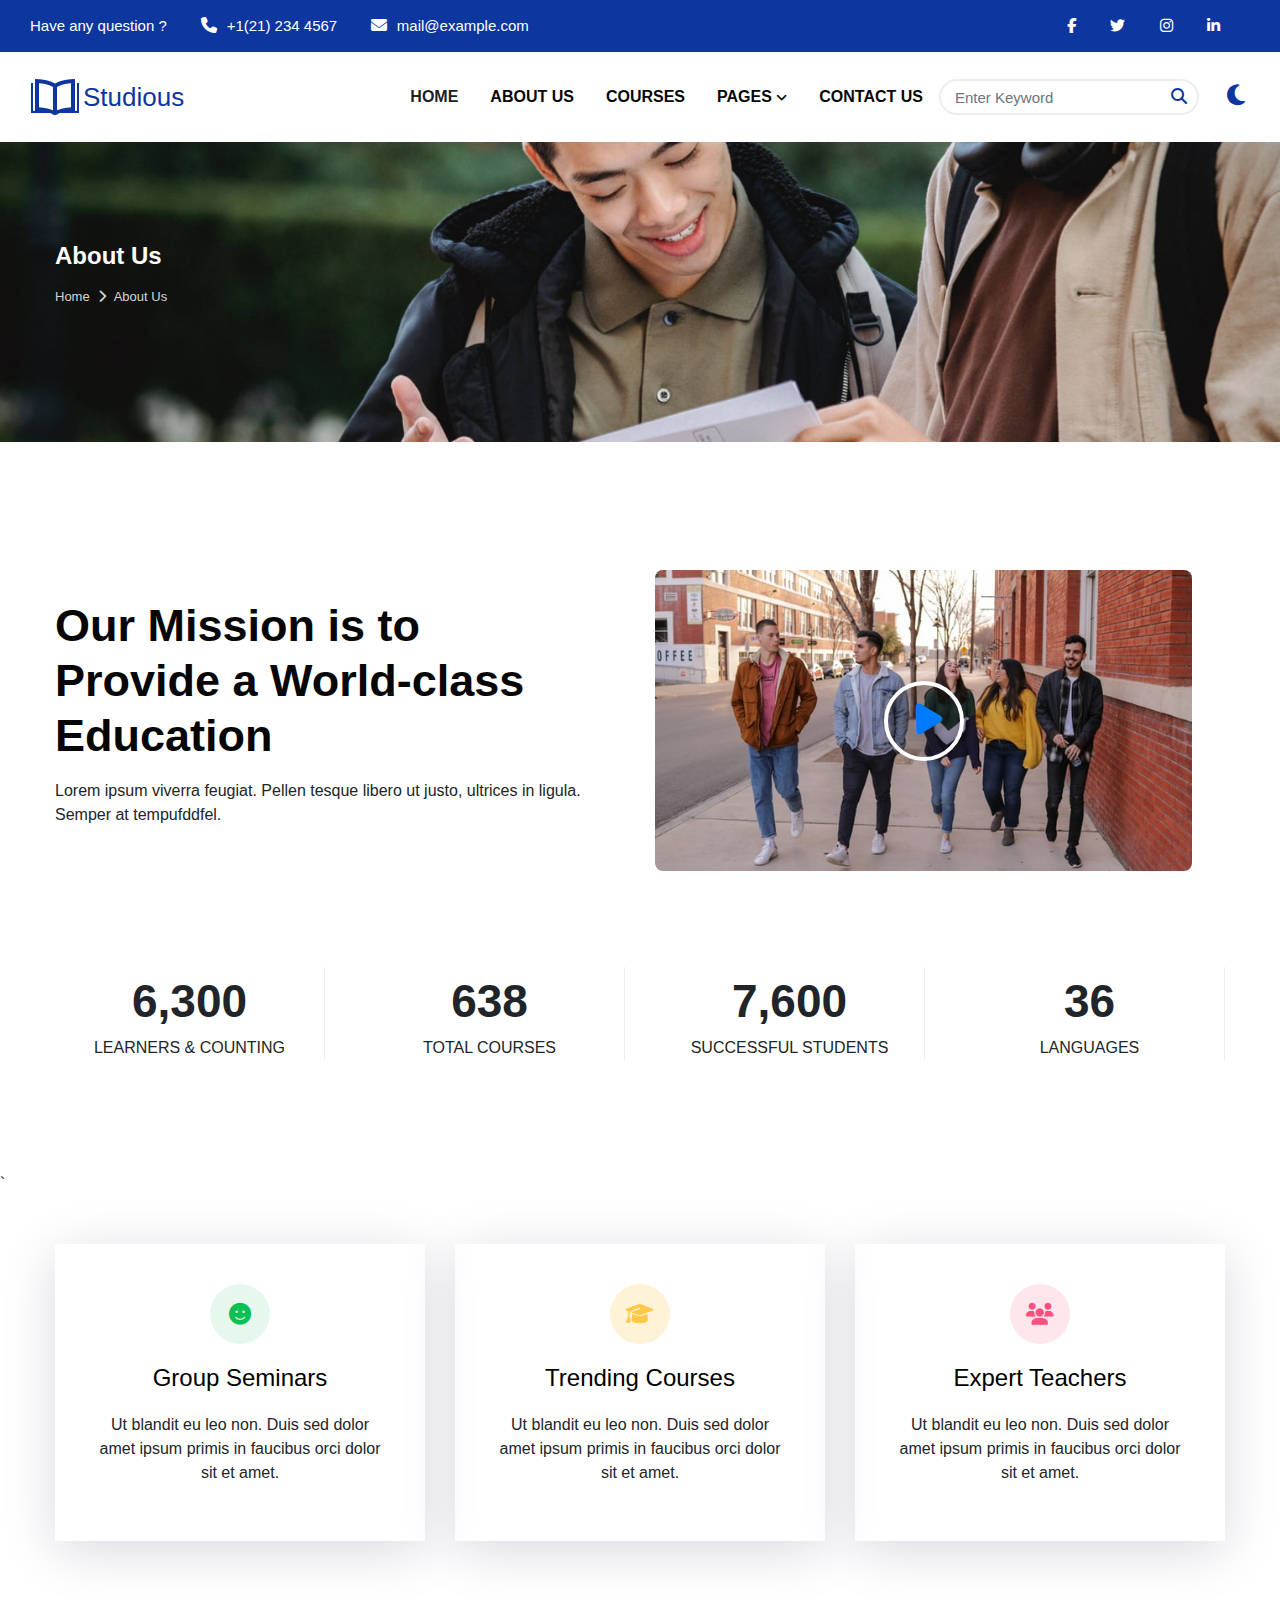
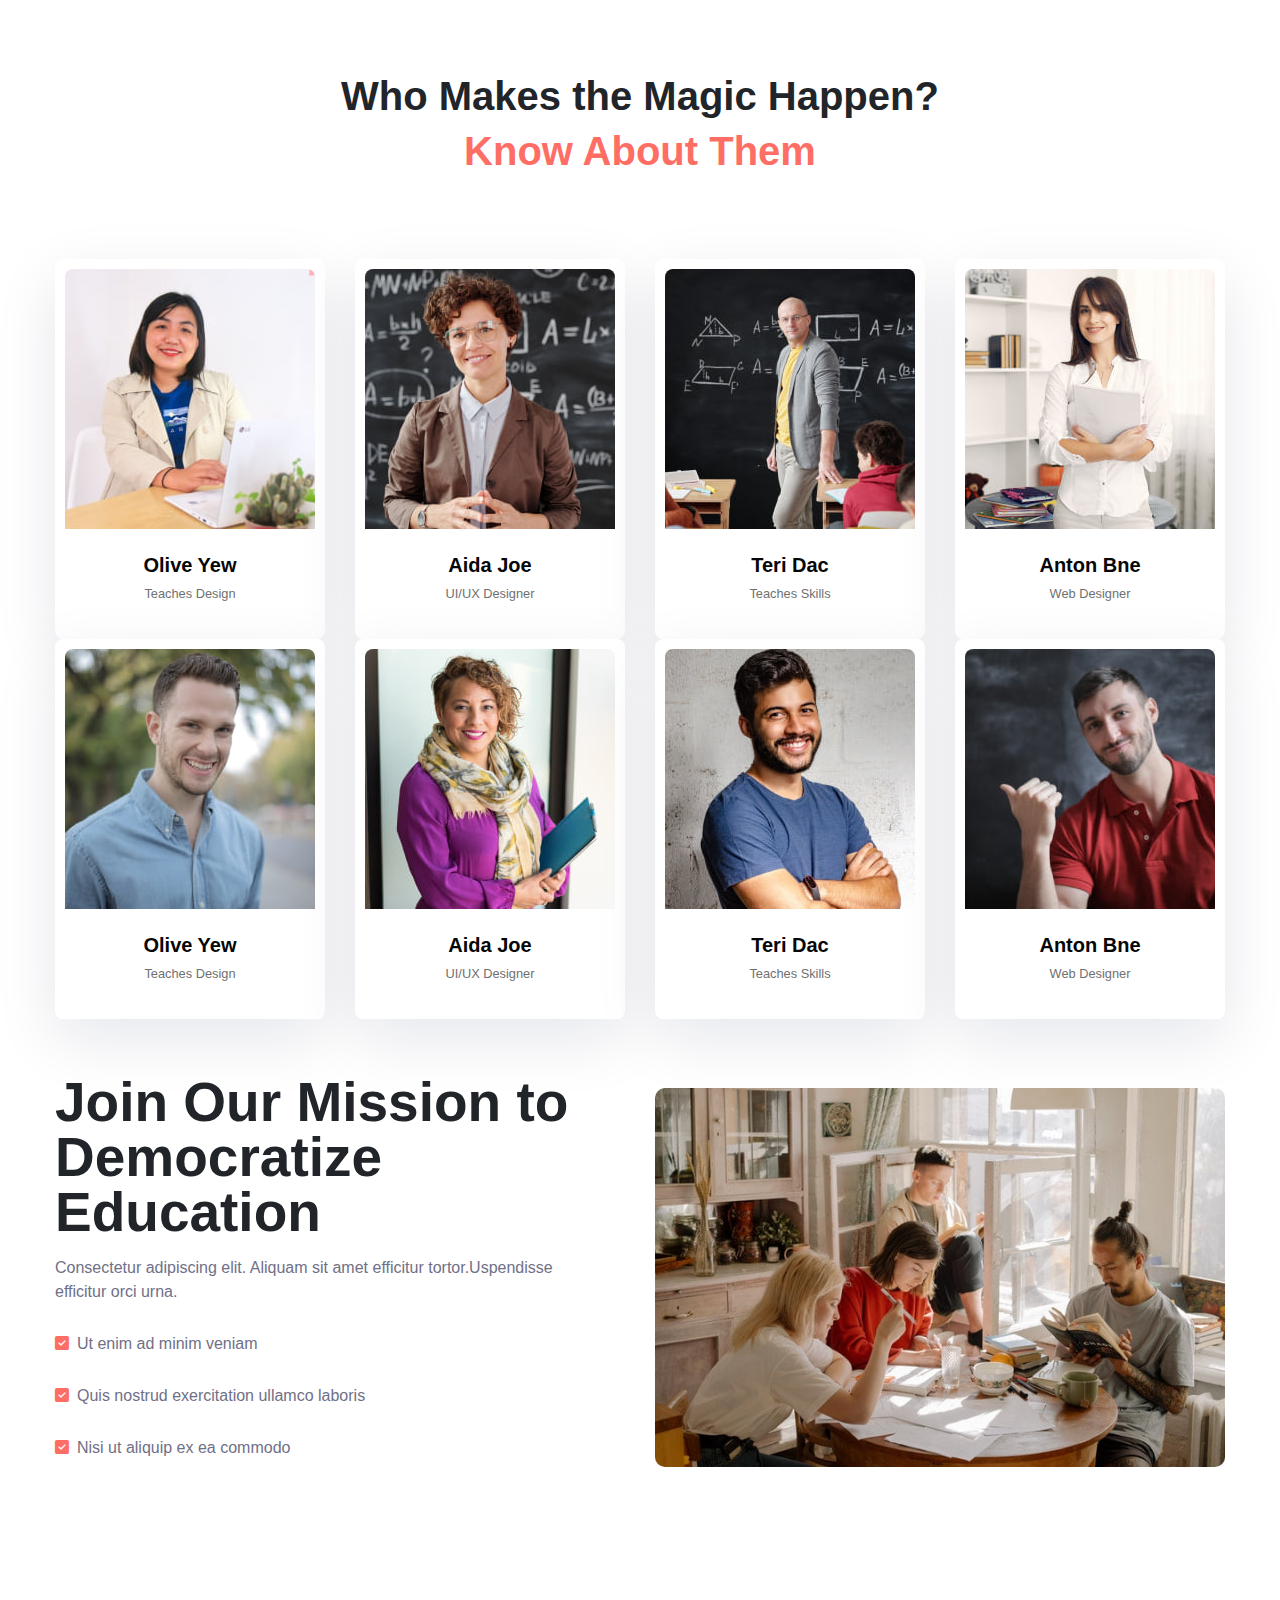
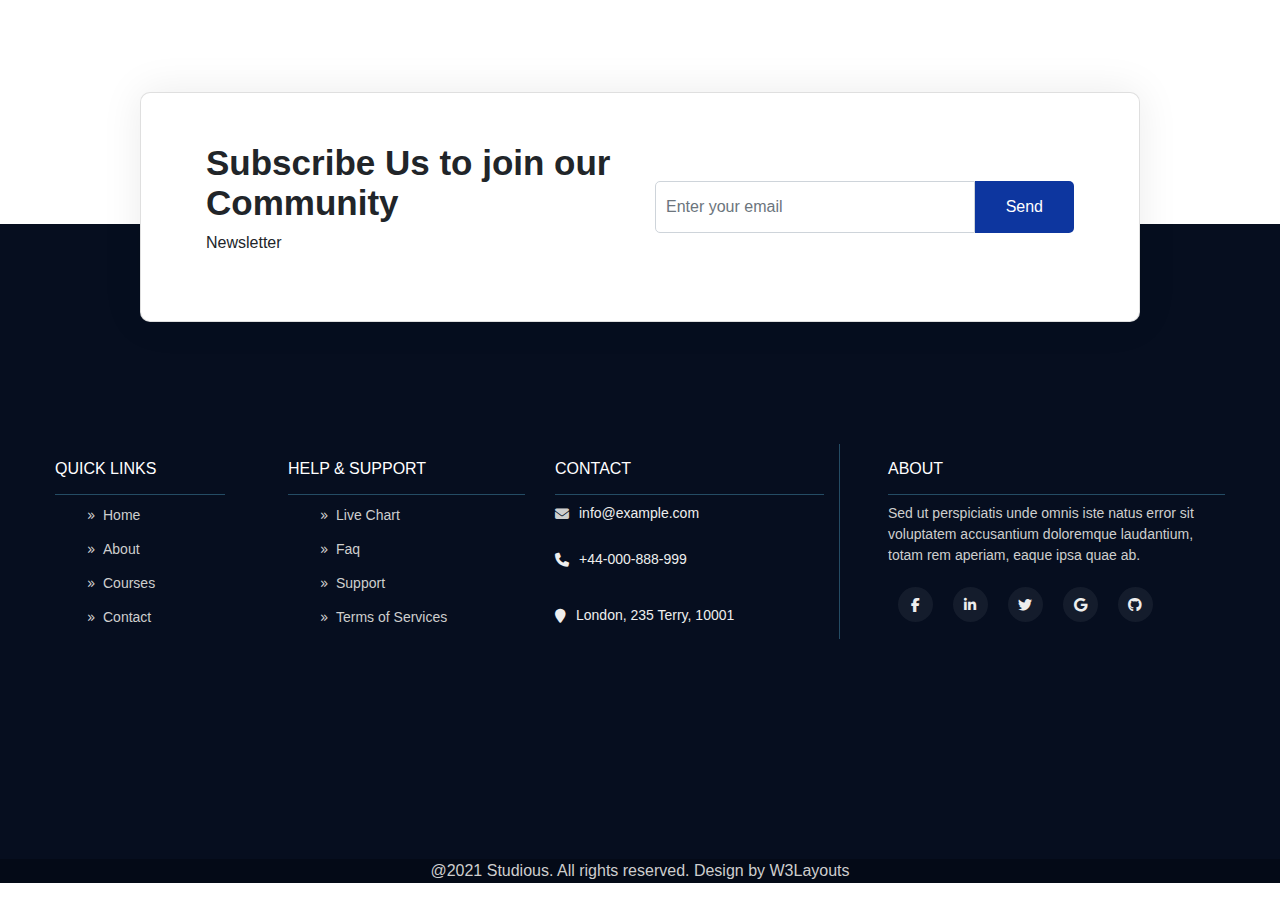
<file: aboutus.html>
<!DOCTYPE html>
<html lang="en">
<head>
    <meta charset="UTF-8">
    <meta http-equiv="X-UA-Compatible" content="IE=edge">
    <meta name="viewport" content="width=device-width, initial-scale=1.0">
    <title>Document</title>

     <!-- OWL CAROUSEL -->
     <link rel="stylesheet" href="./vendor_more/owl_carousel/owl.carousel.min.css">
     <link rel="stylesheet" href="./vendor_more/owl_carousel/owl.theme.default.css">
     <!-- BOOTSTRAP -->
     <link rel="stylesheet" href="./vendor/Bootstrap_5/bootstrap.min.css">
     <link rel="stylesheet" href="https://cdn.jsdelivr.net/npm/bootstrap@4.3.1/dist/css/bootstrap.min.css" integrity="sha384-ggOyR0iXCbMQv3Xipma34MD+dH/1fQ784/j6cY/iJTQUOhcWr7x9JvoRxT2MZw1T" crossorigin="anonymous">
     <!-- FONT AWESOME -->
     <link rel="stylesheet" href="https://cdnjs.cloudflare.com/ajax/libs/font-awesome/6.1.2/css/all.min.css" integrity="sha512-1sCRPdkRXhBV2PBLUdRb4tMg1w2YPf37qatUFeS7zlBy7jJI8Lf4VHwWfZZfpXtYSLy85pkm9GaYVYMfw5BC1A==" crossorigin="anonymous" referrerpolicy="no-referrer" />
     <link rel="stylesheet" href="https://cdnjs.cloudflare.com/ajax/libs/font-awesome/6.1.1/css/all.min.css"/>
     <!-- GOOGLE FONT -->
     <link rel="preconnect" href="https://fonts.googleapis.com">
     <link rel="preconnect" href="https://fonts.gstatic.com" crossorigin>
     <link href="https://fonts.googleapis.com/css2?family=Montserrat:wght@300;400;500;600;700&display=swap" rel="stylesheet">
     <!-- MENU MAIN CSS -->
     <link rel="stylesheet" href="./main__css/header__footer.css">
     <!-- ABOUT US CSS -->
     <link rel="stylesheet" href="./css/aboutus.css">
</head>
<body>
     <!---------- HEADER -------------->
     <header class="header">
        <!-- HEADER__TOP -->
        <div class="header__top">
            <div class="container-fluid">
                <div class="headerTop__content">
                    <div class="headerTop__info">
                        <a href="#">Have any question ?</a>
                        <i class="fa fa-phone"></i>
                        <a href="tel:+1212344567">
                            +1(21) 234 4567
                        </a>
                        <i class="fa fa-envelope"></i>
                        <a href="mailto:mail@example.com">
                             mail@example.com
                        </a>
                    </div>
                    <div class="headerTop__detail">
                        <i class="fab fa-facebook-f"></i>
                        <i class="fab fa-twitter"></i>
                        <i class="fab fa-instagram"></i>
                        <i class="fab fa-linkedin-in"></i>
                    </div>
                </div>
            </div>
        </div>
        <!-- HEADER__BOTTOM -->
        <div id="menuScroll" class="header__bottom">
            <nav class="navbar navbar-expand-lg navbar-light">
                <div class="container-fluid">
                    <a class="navbar-brand d-flex align-items-center" href="#">
                        <img src="./images/logo.png" alt="studious">
                         Studious
                    </a>
                    <button id="navToggler" class="navbar-toggler" type="button" data-bs-toggle="collapse" data-bs-target="#navbarstudious">
                        <span class="navbar__togglericon"><i class="fa fa-bars"></i></span>
                        <span class="navbar__close"> <i>fa icon-close fa-times </i> </span>
                    </button>
                    <div class="header__menu collapse navbar-collapse" id="navbarstudious">
                        <ul id="mainNav" class="navbar-nav me-auto mb-2 mb-lg-0">
                            <li class="nav-item  active">
                                <a class="nav-link" href="index.html">home</a>
                            </li>
                            <li class="nav-item">
                                <a class="nav-link" href="aboutus.html">about us</a>
                            </li>
                            <li class="nav-item">
                                <a class="nav-link" href="courses.html">courses</a>
                            </li>
                            <li class="nav-item dropdown">
                                <a class="nav-link dropdown-toggle" href="#" id="navbarDropdown" role="button" data-bs-toggle="dropdown" >
                                    pages
                                    <i class="fa fa-angle-down"></i>
                                </a>
                                <ul ul class="dropdown-menu" aria-labelledby="navbarDropdown">
                                    <li><a class="dropdown-item active" href="blogpost.html">blog posts</a></li>
                                    <li><a class="dropdown-item" href="blogsingle.html">blog single</a></li>
                                    <li><a class="dropdown-item" href="#">404 page</a></li>
                                    <li><a class="dropdown-item" href="#">Email Template</a></li>
                                    <li><a class="dropdown-item" href="#">Landing Page</a></li>
                                    <li><a class="dropdown-item" href="#">Shortcodes</a></li>
                                </ul>
                            </li>
                            <li class="nav-item">
                                <a class="nav-link" href="contact.html" tabindex="-1">Contact us</a>
                            </li>
                        </ul>
                        <form class="header__search">
                            <div class="input__search">
                                <input class="form-control me-2" type="search" placeholder="Enter Keyword" aria-label="Search">
                                <button class="btn search-btn" type="submit"><i class="fa-solid fa-magnifying-glass"></i></button>
                            </div>
                        </form>
                    </div>
                    <div class="menu__theme">
                        <i class="fa fa-moon"></i>
                    </div>
                </div>
            </nav>
        </div>
    </header>
    <!----------------------------------- BANNER ------------------------------------>
    <section class="banner">
        <div class="main">
            <div class="container">
            
                <div class="link ">
                    <h4 class="title font-weight-bold text-white mb-sm-3 mb-2">About Us</h4>
                <div class="link-sm d-flex">    
                <a href="index.html">Home</a>
                    <div><span class="fa fa-chevron-right mx-2"></span>About Us</div>
                </div>
                </div>
            </div>
        </div>
    </section>

    <!----------------------------------  ------------------------------------>
    <section class="video section">
        <div class="container pt-md-5 pt-4">
            <div class="row align-items-center">
                <div class="col-lg-6 pe-5">
                    <div class="video-left">
                        <div>
                            <h3>Our Mission is to Provide a World‑class Education</h3>
                        <p class="mt-3">Lorem ipsum viverra feugiat. Pellen tesque libero ut justo, ultrices in ligula. Semper at tempufddfel.</p>
                        </div>
                    </div>
                </div>
                <div class="col-lg-6 pr-lg-5 mt-lg-0 mt-5">
                    <div class="video-right position-relative text-center">
                        <img src="./images/about.jpg" alt="video" class="img-fluid">
                        <div class="video-play">
                            <a href="https://player.vimeo.com/video/83651159?title=0&byline=0&portrait=0"  class="venobox" data-vbtype="video">
                                <i class="fa-solid fa-play"></i>
                            </a>
                        </div>
                    </div>
                </div>
            </div>
        </div>
    </section>
    <!------------------- NUMBER ---------------->
    <section class="number py-sm-5 pt-sm-0 pt-5">
        <div class="container py-md-5 py-4">
            <div class="stats">
                <div class="row text-center">
                    <div class="col-lg-3 col-sm-6">
                        <div class="num">
                            <div class="item-stat">6,300</div>
                            <p>LEARNERS &amp; COUNTING</p>
                        </div>
                    </div>
                    <div class="col-lg-3 col-sm-6 mt-sm-0 mt-4">
                        <div class="num">
                            <div class="item-stat">638</div>
                            <p>TOTAL COURSES</p>
                        </div>
                    </div>
                    <div class="col-lg-3 col-sm-6 mt-lg-0 mt-4">
                        <div class="num">
                            <div class="item-stat">7,600</div>
                            <p>SUCCESSFUL STUDENTS</p>
                        </div>
                    </div>
                    <div class="col-lg-3 col-sm-6 mt-lg-0 mt-4">
                        <div class="num">
                            <div class="item-stat">36</div>
                            <p>LANGUAGES</p>
                        </div>
                    </div>
                </div>
            </div>
        </div>
    </section>

    <!------------------ MENU ------------------>
    <section class="menu">`
        <div class="container py-md-5 py-4">
            <div class="row">
                <div class="col-lg-4 col-md-6 feature">
                    <div class="box">
                        <span class="fa-solid fa-face-smile face" aria-hidden="true"></span>
                        <h4><a href="#feature" class="title-head">Group Seminars</a></h4>
                        <p class="mb-3">Ut blandit eu leo non. Duis sed dolor amet ipsum primis
                            in faucibus orci dolor sit et amet.</p>
                    </div>
                </div>
                <div class="col-lg-4 col-md-6 grids-feature mt-md-0 mt-4">
                    <div class="box">
                        <span class="fa fa-graduation-cap study" aria-hidden="true"></span>
                        <h4><a href="#feature" class="title-head">Trending Courses</a></h4>
                        <p class="mb-3">Ut blandit eu leo non. Duis sed dolor amet ipsum primis
                            in faucibus orci dolor sit et amet.</p>
                    </div>
                </div>
                <div class="col-lg-4 col-md-6 grids-feature mt-lg-0 mt-4">
                    <div class="box">
                        <span class="fa fa-users ppl" aria-hidden="true"></span>
                        <h4><a href="#feature" class="title-head">Expert Teachers</a></h4>
                        <p class="mb-3">Ut blandit eu leo non. Duis sed dolor amet ipsum primis
                            in faucibus orci dolor sit et amet.</p>
                    </div>
                </div>
            </div>
        </div>
    </section>

    <!----------------- TEACHER ----------------->
    <section class="teacher section">
        <div class="container">
            <div class="title-main text-center mx-auto mb-5 pb-sm-4">
                <h3>Who Makes the Magic Happen? <br> <span>Know About Them</span></h3>
            </div>
            <div class="row text-center">
                <div class="col-lg-3 col-sm-6">
                    <div class="teacher-item">
                        <div class="social">
                            <a href="#">
                                <img src="./images/team1.jpg" alt="teacher" class="img-fluid">
                            </a>
                            <div class="sminfo">
                                <a href="#"><i class="fa-brands fa-facebook-f"></i></a>
                                <a href="#"><i class="fa-brands fa-twitter"></i></a>
                                <a href="#"><i class="fa-brands fa-google-plus-g"></i></a>
                            </div>
                        </div>
                        <div class="people p-4">
                            <h5 class="mb-1">
                                <a href="#">Olive Yew</a>
                            </h5>
                            <small>Teaches Design</small>
                        </div>
                    </div>
                </div>
    
                <div class="col-lg-3 col-sm-6 mt-sm-0 mt-4">
                    <div class="teacher-item">
                        <div class="social">
                            <a href="#">
                                <img src="./images/team2.jpg" alt="teacher" class="img-fluid">
                            </a>
                            <div class="sminfo">
                                <a href="#"><i class="fa-brands fa-facebook-f"></i></a>
                                <a href="#"><i class="fa-brands fa-twitter"></i></a>
                                <a href="#"><i class="fa-brands fa-google-plus-g"></i></a>
                            </div>
                        </div>
                        <div class="people p-4">
                            <h5 class="mb-1">
                                <a href="#">Aida Joe</a>
                            </h5>
                            <small>UI/UX Designer</small>
                        </div>
                    </div>
                </div>
    
                <div class="col-lg-3 col-sm-6 mt-sm-4 mt-lg-0 mt-4">
                    <div class="teacher-item">
                        <div class="social">
                            <a href="#">
                                <img src="./images/team3.jpg" alt="teacher" class="img-fluid">
                            </a>
                            <div class="sminfo">
                                <a href="#"><i class="fa-brands fa-facebook-f"></i></a>
                                <a href="#"><i class="fa-brands fa-twitter"></i></a>
                                <a href="#"><i class="fa-brands fa-google-plus-g"></i></a>
                            </div>
                        </div>
                        <div class="people p-4">
                            <h5 class="mb-1">
                                <a href="#">Teri Dac</a>
                            </h5>
                            <small>Teaches Skills</small>
                        </div>
                    </div>
                </div>
    
                <div class="col-lg-3 col-sm-6 mt-sm-4 mt-lg-0 mt-4">
                    <div class="teacher-item">
                        <div class="social">
                            <a href="#">
                                <img src="./images/team4.jpg" alt="teacher" class="img-fluid">
                            </a>
                            <div class="sminfo">
                                <a href="#"><i class="fa-brands fa-facebook-f"></i></a>
                                <a href="#"><i class="fa-brands fa-twitter"></i></a>
                                <a href="#"><i class="fa-brands fa-google-plus-g"></i></a>
                            </div>
                        </div>
                        <div class="people p-4">
                            <h5 class="mb-1">
                                <a href="#">Anton Bne</a>
                            </h5>
                            <small>Web Designer</small>
                        </div>
                    </div>
                </div>

                <div class="col-lg-3 col-sm-6">
                    <div class="teacher-item">
                        <div class="social">
                            <a href="#">
                                <img src="./images/team5.jpg" alt="teacher" class="img-fluid">
                            </a>
                            <div class="sminfo">
                                <a href="#"><i class="fa-brands fa-facebook-f"></i></a>
                                <a href="#"><i class="fa-brands fa-twitter"></i></a>
                                <a href="#"><i class="fa-brands fa-google-plus-g"></i></a>
                            </div>
                        </div>
                        <div class="people p-4">
                            <h5 class="mb-1">
                                <a href="#">Olive Yew</a>
                            </h5>
                            <small>Teaches Design</small>
                        </div>
                    </div>
                </div>
    
                <div class="col-lg-3 col-sm-6 mt-sm-0 mt-4">
                    <div class="teacher-item">
                        <div class="social">
                            <a href="#">
                                <img src="./images/team6.jpg" alt="teacher" class="img-fluid">
                            </a>
                            <div class="sminfo">
                                <a href="#"><i class="fa-brands fa-facebook-f"></i></a>
                                <a href="#"><i class="fa-brands fa-twitter"></i></a>
                                <a href="#"><i class="fa-brands fa-google-plus-g"></i></a>
                            </div>
                        </div>
                        <div class="people p-4">
                            <h5 class="mb-1">
                                <a href="#">Aida Joe</a>
                            </h5>
                            <small>UI/UX Designer</small>
                        </div>
                    </div>
                </div>
    
                <div class="col-lg-3 col-sm-6 mt-sm-4 mt-lg-0 mt-4">
                    <div class="teacher-item">
                        <div class="social">
                            <a href="#">
                                <img src="./images/team7.jpg" alt="teacher" class="img-fluid">
                            </a>
                            <div class="sminfo">
                                <a href="#"><i class="fa-brands fa-facebook-f"></i></a>
                                <a href="#"><i class="fa-brands fa-twitter"></i></a>
                                <a href="#"><i class="fa-brands fa-google-plus-g"></i></a>
                            </div>
                        </div>
                        <div class="people p-4">
                            <h5 class="mb-1">
                                <a href="#">Teri Dac</a>
                            </h5>
                            <small>Teaches Skills</small>
                        </div>
                    </div>
                </div>
    
                <div class="col-lg-3 col-sm-6 mt-sm-4 mt-lg-0 mt-4">
                    <div class="teacher-item">
                        <div class="social">
                            <a href="#">
                                <img src="./images/team8.jpg" alt="teacher" class="img-fluid">
                            </a>
                            <div class="sminfo">
                                <a href="#"><i class="fa-brands fa-facebook-f"></i></a>
                                <a href="#"><i class="fa-brands fa-twitter"></i></a>
                                <a href="#"><i class="fa-brands fa-google-plus-g"></i></a>
                            </div>
                        </div>
                        <div class="people p-4">
                            <h5 class="mb-1">
                                <a href="#">Anton Bne</a>
                            </h5>
                            <small>Web Designer</small>
                        </div>
                    </div>
                </div>
            </div>
        </div>
    </section>


    <!--------------- JOIN ----------------->
    <section class="join pb-5 pt-2">
        <div class="container py-md-5 py-4 mb-5">
            <div class="row align-items-center justify-content-between">
                <div class="col-lg-6 pr-lg-5">
                    <h3 class="title-big">Join Our Mission to Democratize Education</h3>
                    <p class="mt-3">Consectetur adipiscing elit. Aliquam sit amet
                        efficitur tortor.Uspendisse efficitur orci urna.</p>
                    <div class="list mt-sm-4 mt-3">
                        <p class="py-1"><i class="fa-solid fa-square-check mr-2" aria-hidden="true"></i>Ut enim ad minim
                            veniam</p>
                        <p class="py-2"><i class="fa-solid fa-square-check mr-2" aria-hidden="true"></i>Quis nostrud
                            exercitation
                            ullamco
                            laboris</p>
                        <p class="py-1"><i class="fa-solid fa-square-check mr-2" aria-hidden="true"></i>Nisi ut aliquip ex
                            ea commodo</p>
                    </div>
                </div>
                <div class="col-lg-6 pic mt-lg-0 mt-5">
                    <img src="../images/about1.jpg" alt="" class="img-fluid img-responsive">
                </div>
            </div>
        </div>
    </section>

   <!--------------- FOOTER ------------->
   <footer class="footer">
 
    <div class="sub">
        <div class="container">
            <div class="text-txt">
                <div class="right-side">
                    <!---------------------------------------- form section ---------------------------------------->
                    <div class="row align-items-center card flex-row">
                        <div class="main-midd col-12 col-md-6">
                            <h4 class="title-head mb-lg-2">Subscribe Us to join our <br> Community </h4>
                            <p>Newsletter</p>
                        </div>
                        <div class="main-midd-2  card-body col-12 col-md-6 ">
                            <form action="#url" method="GET" class="rightside-form d-flex flex-row">
                                <input type="email" class="form-control" name="email" placeholder="Enter your email">
                                <button class="btn" type="submit">Send</button>
                            </form>
                        </div>
                    </div>
                    <!--------------------------------------  form section ----------------------------------------->
                </div>
                <div class="row sub-columns">
                    
                    <div class="col-lg-2 col-sm-6 sub-two-right">
                        <h6>QUICK LINKS</h6>
                        <ul>
                            <li><a href="./index.html"><span class="fa fa-angle-double-right mr-2"></span>Home</a>
                            </li>
                            <li><a href="./aboutus.html"><span class="fa fa-angle-double-right mr-2"></span>About</a>
                            </li>
                            <li><a href="./courses.html"><span class="fa fa-angle-double-right mr-2"></span>Courses</a></li>
                            <li><a href="./contact.html"><span class="fa fa-angle-double-right mr-2"></span>Contact</a></li>
                        </ul>
                    </div>
                    <div class="col-lg-3 col-sm-6 sub-two-right pl-lg-5 mt-sm-0 mt-4">
                        <h6>HELP &amp; SUPPORT</h6>
                        <ul>
                            <li><a href="#live"><span class="fa fa-angle-double-right mr-2"></span>Live
                                    Chart</a></li>
                            <li><a href="#faq"><span class="fa fa-angle-double-right mr-2"></span>Faq</a>
                            </li>
                            <li><a href="#support"><span class="fa fa-angle-double-right mr-2"></span>Support</a>
                            </li>
                            <li><a href="#terms"><span class="fa fa-angle-double-right mr-2"></span>Terms
                                    of Services</a></li>
                        </ul>
                    </div>
                    <div class="col-lg-3 col-sm-6 sub-one-left sub-one-left-border mt-lg-0 mt-sm-5 mt-4">
                        <h6>CONTACT </h6>
                        <div class="column2">
                            <div class="href1"><span class="fa-solid fa-envelope" aria-hidden="true"></span><a href="mailto:info@example.com">info@example.com</a>
                            </div>
                            <div class="href2"><span class="fa fa-phone" aria-hidden="true"></span><a href="tel:+44-000-888-999">+44-000-888-999</a>
                            </div>
                            <div class="href2"><span class="fa fa-map-marker" aria-hidden="true"></span><a href="London, 235 Terry, 10001">London, 235 Terry, 10001</a>
                            </div>
                        
                        </div>
                    </div>
                    <div class="col-lg-4 col-sm-6 sub-one-left ab-right-cont pl-lg-5 mt-lg-0 mt-sm-5 mt-4">
                        <h6>ABOUT </h6>
                        <p>Sed ut perspiciatis unde omnis iste natus error sit voluptatem accusantium
                            doloremque
                            laudantium, totam rem aperiam, eaque ipsa quae ab.</p>
                        <div class="columns-2">
                            <div class="socially d-flex flex-row">
                                <p><a href="#facebook"><span class="fa-brands fa-facebook-f" aria-hidden="true"></span></a>
                                </p>
                                <p><a href="#linkedin"><span class="fa-brands fa-linkedin-in" aria-hidden="true"></span></a>
                                </p>
                                <p><a href="#twitter"><span class="fa-brands fa-twitter" aria-hidden="true"></span></a>
                                </p>
                                <p><a href="#google"><span class="fa-brands fa-google" aria-hidden="true"></span></a>
                                </p>
                                <p><a href="#github"><span class="fa-brands fa-github" aria-hidden="true"></span></a>
                                </p>
                            </div>
                        </div>
                   
                </div>
            </div>
            </div>
        </div>
    </div>
    <!------------------------ copyright ------------------------->
    <div class="copyright-footer text-center">
        <div class="container">
            <div class="columns">
                <p>@2021 Studious. All rights reserved. Design by <a href="https://w3layouts.com/" target="_blank"></a>
                    W3Layouts
                </p>
            </div>
        </div>
    </div>
    <!---------------------- copyright ------------------------->
  </footer>
</body>
</html>
</file>
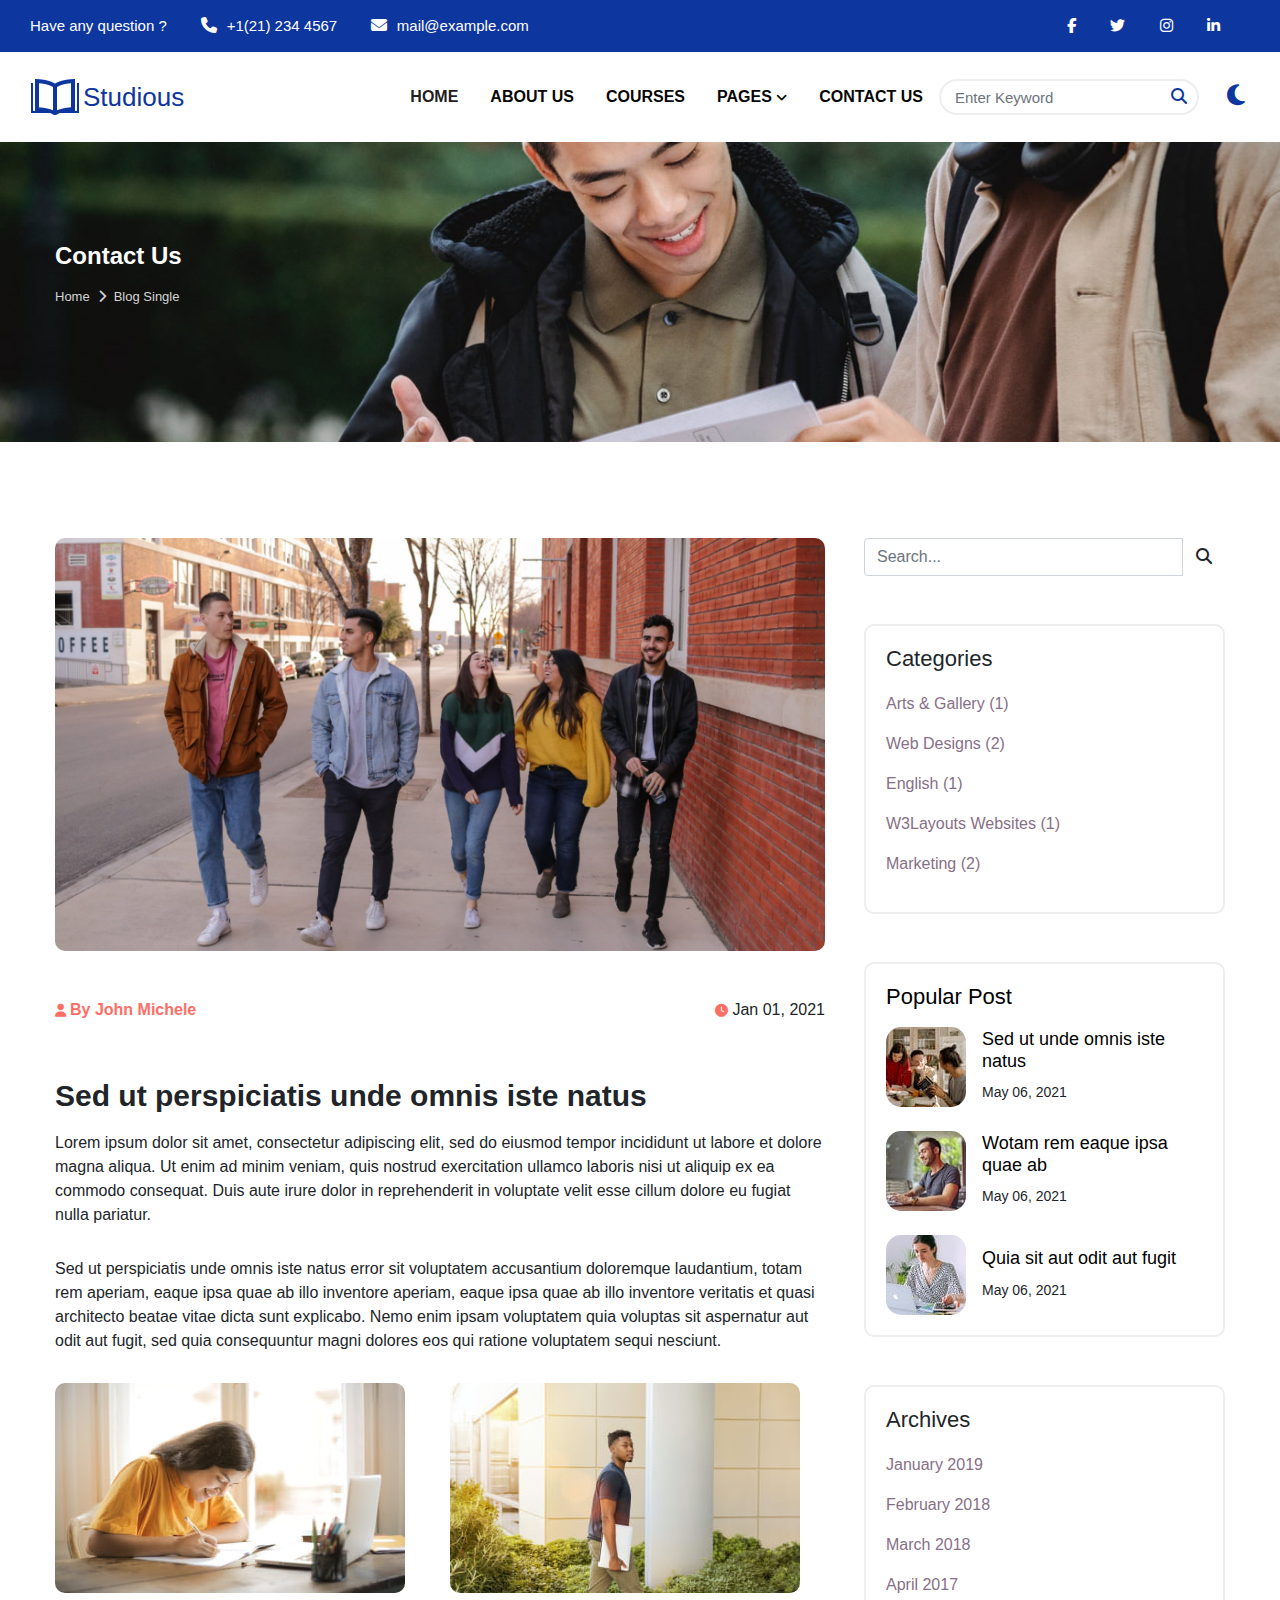
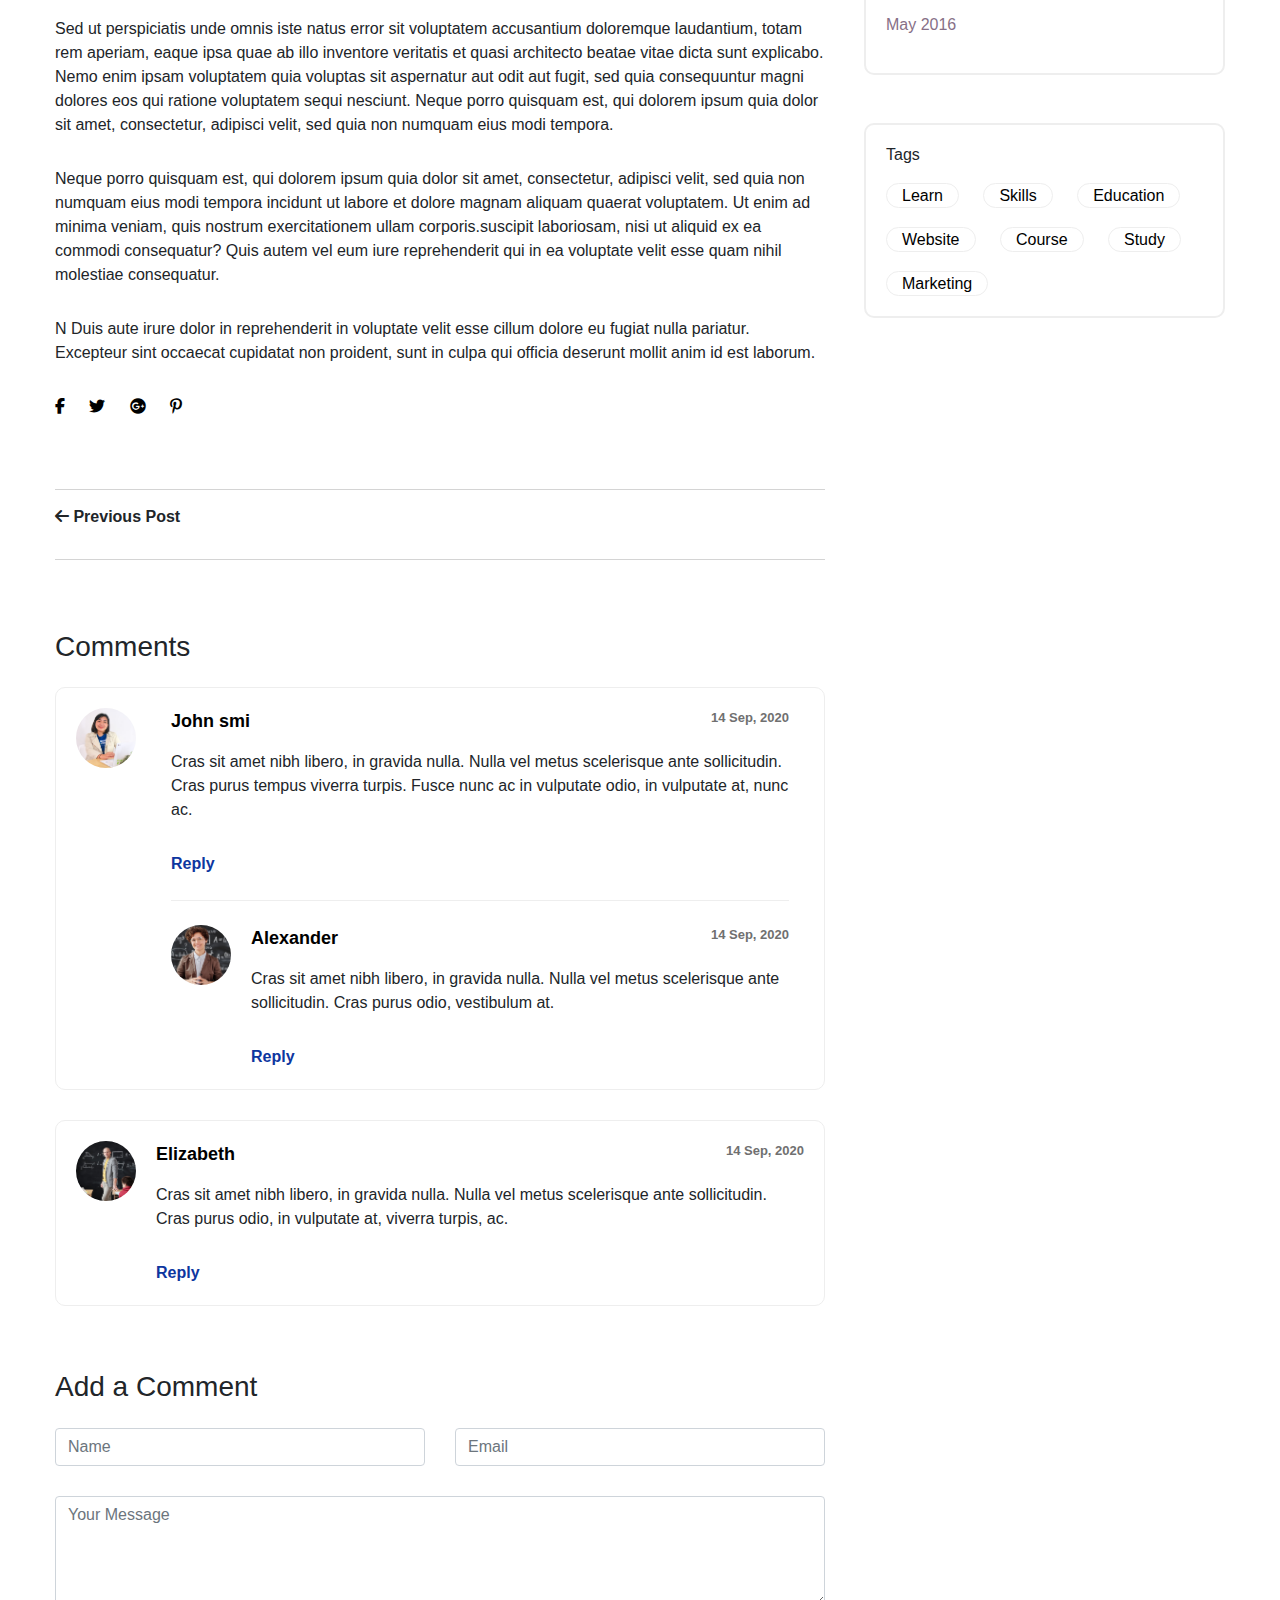
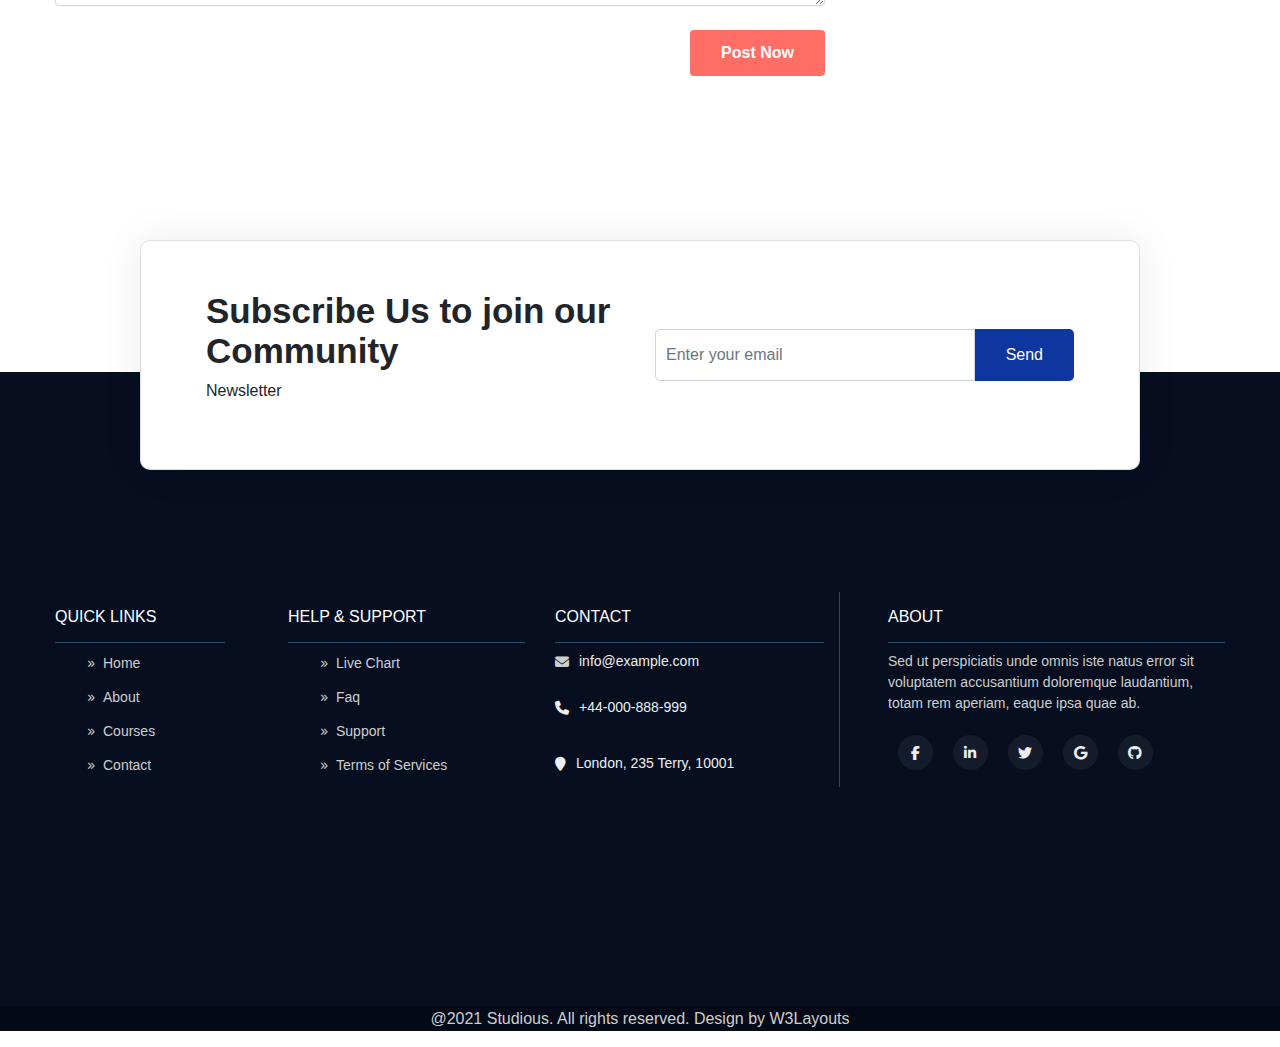
<file: blogsingle.html>
<!DOCTYPE html>
<html lang="en">
<head class="theme__dark">
    <meta charset="UTF-8">
    <meta http-equiv="X-UA-Compatible" content="IE=edge">
    <meta name="viewport" content="width=device-width, initial-scale=1.0">
    <link rel="shortcut icon" href="./images/logo.png" type="image/x-icon">
    <title>Studious - Education</title>
    
    <!-- OWL CAROUSEL -->
    <link rel="stylesheet" href="./vendor_more/owl_carousel/owl.carousel.min.css">
    <link rel="stylesheet" href="./vendor_more/owl_carousel/owl.theme.default.css">
    <!-- BOOTSTRAP -->
    <link rel="stylesheet" href="./vendor/Bootstrap_5/bootstrap.min.css">
    <link rel="stylesheet" href="https://cdn.jsdelivr.net/npm/bootstrap@4.3.1/dist/css/bootstrap.min.css" integrity="sha384-ggOyR0iXCbMQv3Xipma34MD+dH/1fQ784/j6cY/iJTQUOhcWr7x9JvoRxT2MZw1T" crossorigin="anonymous">
    <!-- FONT AWESOME -->
    <link rel="stylesheet" href="https://cdnjs.cloudflare.com/ajax/libs/font-awesome/6.1.2/css/all.min.css" integrity="sha512-1sCRPdkRXhBV2PBLUdRb4tMg1w2YPf37qatUFeS7zlBy7jJI8Lf4VHwWfZZfpXtYSLy85pkm9GaYVYMfw5BC1A==" crossorigin="anonymous" referrerpolicy="no-referrer" />
    <link rel="stylesheet" href="https://cdnjs.cloudflare.com/ajax/libs/font-awesome/6.1.1/css/all.min.css"/>
    <!-- GOOGLE FONT -->
    <link rel="preconnect" href="https://fonts.googleapis.com">
    <link rel="preconnect" href="https://fonts.gstatic.com" crossorigin>
    <link href="https://fonts.googleapis.com/css2?family=Montserrat:wght@300;400;500;600;700&display=swap" rel="stylesheet">
    <!-- MENU MAIN CSS -->
    <link rel="stylesheet" href="./main__css/header__footer.css">
    <!-- HOME CSS -->
    <!-- <link rel="stylesheet" href="./css/home.css"> -->
    <!-- blog-single css -->
    <link rel="stylesheet" href="./css/blogsingle.css">

</head>
    <!---------- HEADER -------------->
    <header class="header">
        <!-- HEADER__TOP -->
        <div class="header__top">
            <div class="container-fluid">
                <div class="headerTop__content">
                    <div class="headerTop__info">
                        <a href="#">Have any question ?</a>
                        <i class="fa fa-phone"></i>
                        <a href="tel:+1212344567">
                            +1(21) 234 4567
                        </a>
                        <i class="fa fa-envelope"></i>
                        <a href="mailto:mail@example.com">
                             mail@example.com
                        </a>
                    </div>
                    <div class="headerTop__detail">
                        <i class="fab fa-facebook-f"></i>
                        <i class="fab fa-twitter"></i>
                        <i class="fab fa-instagram"></i>
                        <i class="fab fa-linkedin-in"></i>
                    </div>
                </div>
            </div>
        </div>
        <!-- HEADER__BOTTOM -->
        <div id="menuScroll" class="header__bottom">
            <nav class="navbar navbar-expand-lg navbar-light">
                <div class="container-fluid">
                    <a class="navbar-brand d-flex align-items-center" href="#">
                        <img src="./images/logo.png" alt="studious">
                         Studious
                    </a>
                    <button id="navToggler" class="navbar-toggler" type="button" data-bs-toggle="collapse" data-bs-target="#navbarstudious">
                        <span class="navbar__togglericon"><i class="fa fa-bars"></i></span>
                        <span class="navbar__close"> <i>fa icon-close fa-times </i> </span>
                    </button>
                    <div class="header__menu collapse navbar-collapse" id="navbarstudious">
                        <ul id="mainNav" class="navbar-nav me-auto mb-2 mb-lg-0">
                            <li class="nav-item  active">
                                <a class="nav-link" href="index.html">home</a>
                            </li>
                            <li class="nav-item">
                                <a class="nav-link" href="aboutus.html">about us</a>
                            </li>
                            <li class="nav-item">
                                <a class="nav-link" href="courses.html">courses</a>
                            </li>
                            <li class="nav-item dropdown">
                                <a class="nav-link dropdown-toggle" href="#" id="navbarDropdown" role="button" data-bs-toggle="dropdown" >
                                    pages
                                    <i class="fa fa-angle-down"></i>
                                </a>
                                <ul ul class="dropdown-menu" aria-labelledby="navbarDropdown">
                                    <li><a class="dropdown-item active" href="blogpost.html">blog posts</a></li>
                                    <li><a class="dropdown-item" href="blogsingle.html">blog single</a></li>
                                    <li><a class="dropdown-item" href="page404.html">404 page</a></li>
                                    <li><a class="dropdown-item" href="#">Email Template</a></li>
                                    <li><a class="dropdown-item" href="landingpage.html">Landing Page</a></li>
                                    <li><a class="dropdown-item" href="#">Shortcodes</a></li>
                                </ul>
                            </li>
                            <li class="nav-item">
                                <a class="nav-link" href="contact.html" tabindex="-1">Contact us</a>
                            </li>
                        </ul>
                        <form class="header__search">
                            <div class="input__search">
                                <input class="form-control me-2" type="search" placeholder="Enter Keyword" aria-label="Search">
                                <button class="btn search-btn" type="submit"><i class="fa-solid fa-magnifying-glass"></i></button>
                            </div>
                        </form>
                    </div>
                    <div class="menu__theme">
                        <i class="fa fa-moon"></i>
                    </div>
                </div>
            </nav>
        </div>
    </header>
     <!----------------- BANNER ------------->
     <section class="banner">
        <div class="main">
            <div class="container">
            
                <div class="link ">
                    <h4 class="title font-weight-bold text-white mb-sm-3 mb-2">Contact Us</h4>
                <div class="link-sm d-flex">    
                <a href="index.html">Home</a>
                    <div><span class="fa fa-chevron-right mx-2"></span>Blog Single</div>
                </div>
                </div>
            </div>
        </div>
    </section>
 <!-- blog-single -->
 <section class="blog">
    <div class="text-element-9 py-5">
        <div class="container py-md-5 py-4">
            <div class="row grid-text-9">
                <div class="col-lg-8">
                    <div class="single-blog">
                        <div class="bg bg-img">
                            <img src="./images/banner1.jpg" alt="" class="img-fluid img-responsive" />
                        </div>
                        <div class="paragraph mt-4 pt-md-2">
                            <div
                                class="under mb-sm-4 mb-3 d-flex justify-content-between align-items-end">
                                <p class="author"><a href="#"><i class="fa-solid fa-user mr-1"
                                            aria-hidden="true"></i>By John Michele</a></p>
                                <p><i class="fa-solid fa-clock mr-1" aria-hidden="true"></i>Jan 01, 2021</p>
                            </div>
                            <h3>Sed ut perspiciatis unde omnis iste natus </h3>
                            <p>Lorem ipsum dolor sit amet, consectetur adipiscing elit, sed do eiusmod tempor
                                incididunt ut
                                labore et dolore magna aliqua. Ut enim ad minim veniam, quis nostrud exercitation
                                ullamco
                                laboris nisi ut aliquip ex ea commodo consequat. Duis aute irure dolor in
                                reprehenderit in
                                voluptate velit esse cillum dolore eu fugiat nulla pariatur.</p>
                            <p>Sed ut perspiciatis unde omnis iste natus error sit voluptatem accusantium doloremque
                                laudantium, totam
                                rem
                                aperiam, eaque ipsa quae ab illo inventore aperiam, eaque ipsa quae ab illo
                                inventore veritatis et quasi
                                architecto beatae vitae dicta sunt explicabo.
                                Nemo enim ipsam voluptatem quia voluptas sit aspernatur aut odit aut fugit, sed quia
                                consequuntur magni
                                dolores eos qui ratione voluptatem sequi nesciunt.</p>
                        </div>
                        <!-- bottom -->
                        <div class="d-grid grid-columns mb-4">
                            <div class="column">
                                <div class="box13">
                                    <a href="#"><img src="./images/c3.jpg" alt=""
                                            class="img-fluid" /></a>
                                </div>
                            </div>
                            <div class="column">
                                <div class="box13">
                                    <a href="#"><img src="./images/c4.jpg" alt=""
                                            class="img-fluid" /></a>
                                </div>
                            </div>
                        </div>
                        <p class="para-single">Sed ut perspiciatis unde omnis iste natus error sit voluptatem
                            accusantium
                            doloremque laudantium,
                            totam rem aperiam, eaque ipsa quae ab illo inventore veritatis et quasi architecto
                            beatae vitae
                            dicta sunt explicabo. Nemo enim ipsam voluptatem quia voluptas sit aspernatur aut odit
                            aut
                            fugit,
                            sed quia consequuntur magni dolores eos qui ratione voluptatem sequi nesciunt. Neque
                            porro
                            quisquam
                            est, qui dolorem ipsum quia dolor sit amet, consectetur, adipisci velit, sed quia non
                            numquam
                            eius
                            modi tempora.</p>
                        <p class="para-single">Neque porro quisquam est, qui dolorem ipsum quia dolor sit amet,
                            consectetur, adipisci
                            velit, sed quia non
                            numquam eius modi tempora incidunt ut labore et dolore magnam aliquam quaerat
                            voluptatem. Ut enim ad minima
                            veniam, quis nostrum exercitationem ullam corporis.suscipit laboriosam, nisi ut aliquid
                            ex ea commodi
                            consequatur? Quis autem vel eum iure reprehenderit qui in ea voluptate velit esse quam
                            nihil molestiae
                            consequatur.</p>
                        <p class="para-single">N Duis aute irure dolor in reprehenderit in voluptate velit esse
                            cillum dolore eu
                            fugiat
                            nulla pariatur. Excepteur sint occaecat cupidatat non proident, sunt in culpa qui
                            officia deserunt mollit
                            anim
                            id est laborum.</p>
                        <div class="buttons-singles">
                            <a href="#facebook"><span class="fa-brands fa-facebook-f" aria-hidden="true"></span></a>
                            <a href="#twitter"><span class="fa-brands fa-twitter" aria-hidden="true"></span></a>
                            <a href="#google-plus"><span class="fa-brands fa-google-plus" aria-hidden="true"></span></a>
                            <a href="#pinterest"><span class="fa-brands fa-pinterest-p" aria-hidden=" true"></span></a>
                        </div>

                        <div class="single-pre">
                            <p class="previous" href="#"><span class="fa fa-arrow-left"
                                    aria-hidden="true"></span> 
                                Previous Post</p>
                            
                        </div>

                        <div class="comments mt-5">
                            <h3 class="post-title">Comments</h3>
                            <div class="media mt-4 bod-1">
                                <div class="img-circle">
                                    <img src="./images/team1.jpg" class="img-fluid" alt="...">
                                </div>
                                <div class="media-body container">
                                    <div class="top mb-2 d-flex justify-content-between">
                                        <a href="#" class="name mt-0">John smi</a>
                                        <span>14 Sep, 2020 </span>
                                    </div>
                                    <p>Cras sit amet nibh libero, in gravida nulla. Nulla vel metus scelerisque ante
                                        sollicitudin. Cras purus tempus viverra turpis. Fusce nunc ac in vulputate
                                        odio, in vulputate at, nunc ac.</p>
                                    <a href="#" class="rep">Reply</a>
                                    <div class="media mt-4 bod-2 mb-0 pb-0 px-0">
                                        <a class="img-circle img-circle-sm" href="#">
                                            <img src="./images/team2.jpg" class="img-fluid" alt="...">
                                        </a>
                                        <div class="media-body">
                                            <div class="top mb-2 d-flex justify-content-between">
                                                <a href="#" class="name mt-0">Alexander</a>
                                                <span>14 Sep, 2020 </span>
                                            </div>
                                            <p>Cras sit amet nibh libero, in gravida nulla. Nulla vel metus
                                                scelerisque ante
                                                sollicitudin. Cras purus odio, vestibulum at.</p>
                                            <a href="#" class="rep">Reply</a>
                                        </div>
                                    </div>
                                </div>
                            </div>

                            <div class="media bod-3">
                                <div class="img-circle">
                                    <img src="./images/team3.jpg" class="img-fluid" alt="...">
                                </div>
                                <div class="media-body">
                                    <div class="top mb-2 d-flex justify-content-between">
                                        <a href="#" class="name mt-0">Elizabeth</a>
                                        <span>14 Sep, 2020 </span>
                                    </div>
                                    <p>Cras sit amet nibh libero, in gravida nulla. Nulla vel metus scelerisque ante
                                        sollicitudin. Cras purus
                                        odio, in vulputate at, viverra turpis, ac.</p>
                                    <a href="#" class="rep">Reply</a>
                                </div>
                            </div>
                        </div>

                        <div class="addinfo mt-5">
                            <h3 class="title py-3 mb-2">Add a Comment</h3>
                            <form action="#" method="POST">
                                <div class="form-reply">
                                    <div class="row">
                                        <div class="col-sm-6 leave-coment-left">
                                            <input type="text" name="Name" class="form-control" placeholder="Name"
                                                required="">
                                        </div>
                                        <div class="col-sm-6 leave-coment-right">
                                            <input type="email" name="Email" class="form-control"
                                                placeholder="Email" required="">
                                        </div>
                                    </div>
                                    <textarea class="form-control" placeholder="Your Message"
                                        id="exampleFormControlTextarea1" rows="4"></textarea>
                                    <div class="text-right">
                                        <button class="btn mt-4" type="submit">Post
                                            Now</button>
                                    </div>
                                </div>
                            </form>
                        </div>

                    </div>
                </div>
                <div class="col-lg-4 left-text-9 mt-lg-0 mt-5 pl-lg-4">
                    <div class="blog-search">
                        <form action="#" method="GET" class="d-flex search-form">
                            <input type="search" class="form-control" placeholder="Search..." name="search"
                                required="required">
                            <button type="submit" class="btn searchbtn"><span class="fa fa-search"></span></button>
                        </form>
                    </div>

                    <div class="categories left-aside mt-5">
                        <h6 class="title">Categories</h6>
                        <div>
                            <p>
                                <a href="#" class="">
                                    Arts & Gallery (1) </a>
                            </p>
                            <p>
                                <a href="#" class="">
                                    Web Designs (2) </a>
                            </p>
                            <p>
                                <a href="#" class="">
                                    English (1)</a>
                            </p>
                            <p>
                                <a href="#" class=""> W3Layouts Websites (1)</a>
                            </p>
                            <p>
                                <a href="#" class="">
                                    Marketing (2)</a>
                            </p>
                        </div>
                    </div>

                    <div class="popular left-top-9 left-aside mt-5">
                        <h6 class="title mb-3">Popular Post</h6>
                        <div class="d-flex align-items-center">
                            <img src="./images/blog1.jpg" alt="" class="img-fluid mr-3" />
                            <div class="content-blog">
                                <a href="blogsingle.html" class="p-post d-block">
                                    <h6 class="text-left-inner-9">Sed ut unde omnis iste natus
                                    </h6>
                                </a>
                                <span class="sub-inner-text-9">May 06, 2021</span>
                            </div>
                        </div>

                        <div class="d-flex align-items-center mt-4">
                            <img src="./images/blog2.jpg" alt="" class="img-fluid mr-3" />
                            <div class="content-blog">
                                <a href="blogsingle.html" class="p-post d-block">
                                    <h6 class="text-left-inner-9">Wotam rem eaque ipsa quae ab
                                    </h6>
                                </a>
                                <span class="sub-inner-text-9">May 06, 2021</span>
                            </div>
                        </div>

                        <div class="d-flex align-items-center mt-4">
                            <img src="./images/blog3.jpg" alt="" class="img-fluid mr-3" />
                            <div class="content-blog">
                                <a href="blogsingle.html" class="p-post d-block">
                                    <h6 class="text-left-inner-9">Quia sit aut odit aut fugit
                                    </h6>
                                </a>
                                <span class="sub-inner-text-9">May 06, 2021</span>
                            </div>
                        </div>
                    </div>

                    <div class="categories left-aside mt-5">
                        <h6 class="title">Archives</h6>
                        <div>
                            <p>
                                <a href="blogsingle.html" class="">January 2019</a>
                            </p>
                            <p>
                                <a href="blogsingle.html" class="">February 2018</a>
                            </p>
                            <p>
                                <a href="blogsingle.html" class="">March 2018</a>
                            </p>
                            <p>
                                <a href="blogsingle.html" class="">April 2017</a>
                            </p>

                            <p>
                                <a href="blogsingle.html" class="">May 2016</a>
                            </p>

                        </div>
                    </div>

                    <div class="tags left-aside mt-5">
                        <h6 class="title">Tags</h6>
                        <div class="space"><a href="blogsingle.html" class="abc">Learn</a>
                        <a href="blogsingle.html" class="">Skills</a>
                        <a href="blogsingle.html" class="">Education</a>
                        </div>
                        <div class="space"><a href="blogsingle.html" class="">Website</a>
                        <a href="blogsingle.html" class="">Course</a>
                        <a href="blogsingle.html" class="">Study</a></div>
                        <a href="blogsingle.html" class="">Marketing</a>
                    </div>

                </div>
            </div>
        </div>
    </div>
</section>
 <!-- footer -->
 <!--------------- FOOTER ------------->
 <footer class="footer">
 
    <div class="sub">
        <div class="container">
            <div class="text-txt">
                <div class="right-side">
                    <!---------------------------------------- form section ---------------------------------------->
                    <div class="row align-items-center card flex-row">
                        <div class="main-midd col-12 col-md-6">
                            <h4 class="title-head mb-lg-2">Subscribe Us to join our <br> Community </h4>
                            <p>Newsletter</p>
                        </div>
                        <div class="main-midd-2  card-body col-12 col-md-6 ">
                            <form action="#url" method="GET" class="rightside-form d-flex flex-row">
                                <input type="email" class="form-control" name="email" placeholder="Enter your email">
                                <button class="btn" type="submit">Send</button>
                            </form>
                        </div>
                    </div>
                    <!--------------------------------------  form section ----------------------------------------->
                </div>
                <div class="row sub-columns">
                    
                    <div class="col-lg-2 col-sm-6 sub-two-right">
                        <h6>QUICK LINKS</h6>
                        <ul>
                            <li><a href="#"><span class="fa fa-angle-double-right mr-2"></span>Home</a>
                            </li>
                            <li><a href="#"><span class="fa fa-angle-double-right mr-2"></span>About</a>
                            </li>
                            <li><a href="#"><span class="fa fa-angle-double-right mr-2"></span>Courses</a></li>
                            <li><a href="#"><span class="fa fa-angle-double-right mr-2"></span>Contact</a></li>
                        </ul>
                    </div>
                    <div class="col-lg-3 col-sm-6 sub-two-right pl-lg-5 mt-sm-0 mt-4">
                        <h6>HELP &amp; SUPPORT</h6>
                        <ul>
                            <li><a href="#live"><span class="fa fa-angle-double-right mr-2"></span>Live
                                    Chart</a></li>
                            <li><a href="#faq"><span class="fa fa-angle-double-right mr-2"></span>Faq</a>
                            </li>
                            <li><a href="#support"><span class="fa fa-angle-double-right mr-2"></span>Support</a>
                            </li>
                            <li><a href="#terms"><span class="fa fa-angle-double-right mr-2"></span>Terms
                                    of Services</a></li>
                        </ul>
                    </div>
                    <div class="col-lg-3 col-sm-6 sub-one-left sub-one-left-border mt-lg-0 mt-sm-5 mt-4">
                        <h6>CONTACT </h6>
                        <div class="column2">
                            <div class="href1"><span class="fa-solid fa-envelope" aria-hidden="true"></span><a href="mailto:info@example.com">info@example.com</a>
                            </div>
                            <div class="href2"><span class="fa fa-phone" aria-hidden="true"></span><a href="tel:+44-000-888-999">+44-000-888-999</a>
                            </div>
                            <div class="href2"><span class="fa fa-map-marker" aria-hidden="true"></span><a href="London, 235 Terry, 10001">London, 235 Terry, 10001</a>
                            </div>
                        
                        </div>
                    </div>
                    <div class="col-lg-4 col-sm-6 sub-one-left ab-right-cont pl-lg-5 mt-lg-0 mt-sm-5 mt-4">
                        <h6>ABOUT </h6>
                        <p>Sed ut perspiciatis unde omnis iste natus error sit voluptatem accusantium
                            doloremque
                            laudantium, totam rem aperiam, eaque ipsa quae ab.</p>
                        <div class="columns-2">
                            <div class="socially d-flex flex-row">
                                <p><a href="#facebook"><span class="fa-brands fa-facebook-f" aria-hidden="true"></span></a>
                                </p>
                                <p><a href="#linkedin"><span class="fa-brands fa-linkedin-in" aria-hidden="true"></span></a>
                                </p>
                                <p><a href="#twitter"><span class="fa-brands fa-twitter" aria-hidden="true"></span></a>
                                </p>
                                <p><a href="#google"><span class="fa-brands fa-google" aria-hidden="true"></span></a>
                                </p>
                                <p><a href="#github"><span class="fa-brands fa-github" aria-hidden="true"></span></a>
                                </p>
                            </div>
                        </div>
                   
                </div>
            </div>
            </div>
        </div>
    </div>
    <!------------------------ copyright ------------------------->
    <div class="copyright-footer text-center">
        <div class="container">
            <div class="columns">
                <p>@2021 Studious. All rights reserved. Design by <a href="https://w3layouts.com/" target="_blank"></a>
                    W3Layouts
                </p>
            </div>
        </div>
    </div>
    <!---------------------- copyright ------------------------->
  </footer>
</file>
<file: main__css/header__footer.css>
*{
    margin: 0;
    padding: 0;
    box-sizing: border-box;
}
html, body{
    font-family: -apple-system, BlinkMacSystemFont, "Segoe UI", Roboto, Oxygen-Sans, Ubuntu, Cantarell, "Helvetica Neue", sans-serif;
    font-size: 1rem;
    font-weight: 400;
    line-height: 1.5;
    color: #212529;
    background-color: #fff;
} 
.header a{
    text-decoration: none;
    color: white;
    transition: all .5s;
}
.header ul{
    margin: 0;
    padding: 0;
}
.header p{
    margin: 0;
    padding: 0;
    line-height: 28px;
    font-size: 16px;
    color: #707070;
    letter-spacing: .4px;
}
.section{
    padding-top: 80px ;
}
.btn__theme{
    padding: 14px 30px;
    font-weight: 600;
    font-size: 16px;
    border-radius: 4px;
    border: none;
    color: #fff;
    background: #ff6e65;
    transition: all .4s ease-out;    
}
.btn__theme:hover{
    background: #0d369f;
    color: #fff;
}


/* HEADER */

.header__top{
    background-color: #0d369f;
    width: 100%;
    padding: 14px 15px;
}
.headerTop__content{
    display: flex;
    justify-content: space-between;
    align-items: center;    
}
.headerTop__info a{
    font-size: 15px;
    font-weight: 500;
    margin-right: 2em;
    transition: all .5s;
}
.headerTop__info i{
    color: white;
    margin-right: 5px;
}
.headerTop__info a:hover{
    color: #ff6e65;
}

.headerTop__detail i{
    font-size: 15px;
    font-weight: 500;
    margin-right: 2em;
    color: #fff;
    transition: all .5s;
    cursor: pointer;
}
.headerTop__detail i:hover{
    color: #ff6e65;
}

/************* HEADER__BOTTOM ***********************/

.header__bottom{
    background-color: transparent;
    padding: 0;
    height: 90px;
    display: flex;
    align-items: center;
    transition: all 0.4s ease-out 0s;
    background-color: transparent;
 

}
.header__bottom.menu-fixed{
    top: 0;
    padding: 0;
    border-bottom: none;
    box-shadow: 0 3px 6px 0 rgb(0 0 0 / 5%);
    height: 70px;
    background-color: white;
    z-index: 1000;
    position: fixed;
    width: 100%;
    transition: all 0.4s ease-out 0s;
}

.header__bottom .navbar{
    padding: 1.2rem 1rem;
    align-items: center;
    width: 100%;
}
.header__menu{
    flex-grow: 0;
}
.header__bottom .navbar-brand{
    margin: 0;
    font-size: 26px;
    color: #0d369f;
    font-weight: 500;
    transition: all .5s;
}
.header__bottom .navbar-brand img{
    margin-right: 0.25rem;
}
.header__bottom .navbar-brand:hover{
    color: #ff6e65;
}
.header__menu .nav-item{
    padding: 0 8px;
}
.header__menu .nav-item:hover .nav-link , .navbar-light .navbar-nav .active a{
    color: #ff6e65;
}
.header__menu .nav-link{
    text-transform: uppercase;
    font-size: 16px;
    font-weight: 600;
    padding: 6px 0;  
}
.navbar-light .navbar-nav .nav-link{
    color: #060606;
    transition: all .5s;
}

.header__search .input__search{
    position: relative;
}
.header__search .input__search input{
    border-radius: 30px;
    font-size: 15px;
    color: #060606;
    background: transparent;
    padding: 10px 35px 10px 14px;
    border: 2px solid #eee;
}
.input__search .form-control:focus{
    box-shadow: none;
}
.header__search button{
    position: absolute;
    top: 50%;
    right: 0;
    transform: translateY(-50%);
    border: none;
    background: transparent;
}
.header__search button i{
    color: #0d369f;
    transition: all .5s;
}
.header__search button:hover i{
    color: #ff6e65;
}
.header__search .btn:focus{
    box-shadow: none;
}

#navbarstudious .dropdown-toggle::after{
    display: none;
}
#navbarstudious #navbarDropdown i{
    font-size: 0.8rem;
}
#navbarstudious .dropdown-menu{
    background-color: white;
    border: 1px solid transparent;
    box-shadow: rgb(12 12 12 / 6%) 0px 1px 20px 0px;
    transform: translateX(-50px);
    padding: 1rem 0;
    min-width: 12rem;
}
#navbarstudious .dropdown-menu::before{
    content: "";
    display: block;
    width: 14px;
    height: 14px;
    border: 1px solid transparent;
    background: white;
    border-right: none;
    border-bottom: none;
    transform: translateX(-40%) rotateZ(45deg);
    position: absolute;
    top: -7px;
    left: 49%;
    z-index: 1000;
}
.dropdown-menu .dropdown-item{
    text-transform: uppercase;
    font-size: 16px;
    color: #060606;
    padding: 5px 24px;
    font-weight: 600;
}
.dropdown-menu li:hover .dropdown-item{
    color: #ff6e65;
    background: none;
}
.dropdown-menu .dropdown-item.active{
    background: transparent;
    color: #0d369f;
}
.header__search{
    margin-right: 50px;
}

.menu__theme{
    position: absolute;
    top: 50%;
    right: 35px;
    transform: translateY(-50%);
}
.menu__theme:hover i{
    color: #ff6e65;
}
.menu__theme i{
    font-size: 24px;
    color: #0d369f;
    transition: all .5s;
    cursor: pointer;
}

/******* TITLE MAIN ******/

.title__main{
    text-align: center;
}
.title__main h3{
    font-size: 2.5rem;
    margin-bottom: 0;
    line-height: 50px;
    font-weight: 600;
    position: relative;
    color: #060606;
}
.title__main h3::before, .title__main h3::after{
    content: "";
    width: 60px;
    height: 2px;
    background: #707070;
    position: absolute;
    right: 0;
    margin: 0 auto;
}
.title__main h3::before{
    left: -20px;
    bottom: -8px;
}
.title__main h3::after{
    left: 20px;
    bottom: -15px;
}
.title__main span{
    color: #ff6e65;
}

@media screen and (min-width: 1280px){
    .container{
        max-width: 1200px;
    }
    
}
@media screen and (max-width: 1199.98px){
    .navbar-nav .nav-item{
        padding: 0 0.5vw;
    }
}

@media screen and (max-width: 991.98px){
    /* ******* HEADER ***********/
    .header__bottom{
        display:  none  ;
    }
    .navbar-collapse{
        text-align: center;
    }
    .header__search .input__search{
        width: 30vw;
    }
    .header__search{
        display: flex;
        justify-content: center;
    }
    .header__menu .nav-item:hover .nav-link, .navbar-light .navbar-nav .nav-link.active{
        color: #0d369f;
    }
    #navbarstudious .dropdown-menu{    
    text-align: center;
    width: 25vw;
    transform: translateX(125%);
    }
    .dropdown-menu li:hover .dropdown-item, .dropdown-menu .dropdown-item.active{
        color: #0d369f;
    }
    .navbar-light .navbar__close{
        display: none;
    }
    #navToggler span{
        font-size: 20px;
        line-height: 30px;
        
        color: #fff;
    }
    #navToggler.navbar-toggler{
        padding: 0 0.4rem;
        font-size: 1.25rem;
        line-height: 1;
        
        border: 2px solid transparent;
        border-radius: 0.25rem;
        background: #0d369f;
    }
    #navToggler.navbar-toggler:focus{
        outline: 2px solid black;
    }
    .navbar-light .navbar-toggler{
        color: transparent;
    }
    .header__menu{
        align-items: center;
        background-color: white;
        padding: 20px;
        box-shadow: 0 6px 19px rgb(0 0 0 / 5%);
        width: 100%;
        top: 0;
        z-index: 1000;
    }
    .header__bottom .navbar-brand{
        padding: 0.5rem 0;
    }
    .header__bottom .navbar{
        padding: 0;
        height: 100%;
    }
    .header__bottom .container-fluid{
        background: #fff;
    }
    .menu-fixed{
        display: block;
    }
    .header__bottom{
        display: block;
    }
    .header__top{
        display: none;
    }
    .menu__theme{
        right: 70px;
    }

}
.footer .container {
    max-width: 1200px;
    margin-top: 200px;
 }
 .footer .title-head {
     font-size: 35px;
     line-height: 40px;
     color: var(--heading-color);
     font-weight: 600;
 }
 .footer .btn {
     background-color: #0d369f;
     color: white;
     padding: 10px 30px;
     border-bottom-left-radius: 0px;
     border-top-left-radius: 0px;
     border-bottom-right-radius:5px;
     border-top-right-radius: 5px;
 }
 
 .footer .card {
     
     padding: 50px;
     max-width: 1000px;
     margin: 0 auto;
     border-radius: 10px;
     background-color: white;
     position: absolute;
     left: 0;
     right: 0;
     top: -20%;
     box-shadow: 0px -1px 41px 0px rgb(21 22 23 / 8%);
 }
 
 
 .footer .form-control {
     padding: 25px 20px;
     padding-left: 10px;
     border-bottom-left-radius: 5px;
     border-top-left-radius: 5px;
     border-bottom-right-radius:0px;
     border-top-right-radius: 0px;
 }
 
 footer.footer {
     background-color: #060e1f;
     position: relative;
 }
 .footer .card-body{
     padding: 0 15px;
 }
 
 .footer .sub-columns {
     background-color: #060e1f;
     color: white;
     padding-top: 220px;
     padding-bottom: 20px;
 }

 .footer .sub-two-right h6 {
     border-bottom: 1px solid #244c64;
     line-height: 50px;
 
 }
 .footer .sub-two-right ul{
     list-style: none;
     margin: 0;
 }
 .footer .sub-two-right a{
    color: #cecece;
    text-decoration: none;
    font-size: 14px;
    line-height: 24px;
    margin-bottom: 10px;
    display: block;
    transition: all .3s ease-out;
 }
 .footer .sub-one-left a {
     color: #eee;
     text-decoration: none;
     transition: all .3s ease-out;
 }

 
 .footer .href2 {
     padding: 10px 0;
     margin-top: 15px;
     color: #eee;
 }
 .footer .sub-one-left span {
     margin-right: 10px;
     font-size: 14px;
     vertical-align: middle;
 }
 .footer .sub-two-right a:hover{
     color: #fff;
 }
 .footer .column2 {
 font-size: 14px;
 color: #cecece;

 }
 
 .footer .contact-para {
     margin-left: 5px;
 }
 .footer .sub-one-left h6{
     
     border-bottom: 1px solid #244c64;
     line-height: 50px;
 }

 .footer .sub-one-left ul {
     list-style: none;
 }
 .footer .columns-2 span{
  margin-left: 9px;
 }
 .footer .sub-one-left-border {
     border-right: 1px solid #244c64;
 }
 .footer .socially a {
     width: 35px;
     height: 35px;
     line-height: 35px;
     background: rgba(255, 255, 255, 0.06);
     display: inline-block;
     border-radius: 50%;
     text-align: center;
     margin: 0 10px;
 }
 .footer .sub-one-left p {
     font-size: 14px;
     color: #cecece;
     margin-top: 5px;
 } 
 .footer .text-txt .sub-two-right li a span{
     font-size: 8px;
     vertical-align: middle;
 }
.copyright-footer {
    background-color: #040a17;
    color: #cecece;
}
</file>
<file: css/aboutus.css>
/********** BANNER **********/
.banner {
    background: url(../images/bg4.jpg) no-repeat center;
    background-size: cover;
    min-height: 300px;
    position: relative;
    z-index: 1;
}
.banner .link {
    position: absolute;
    margin-top: 100px;
    font-size: 13px;
    
}
.banner .link a {
    color: #d4d4d4;
    text-decoration: none;
}
.banner .link-sm {
    color: #d4d4d4;
}

/********* MISSION *********/
.video-left h3, .mission-left h3{
    font-size: 45px;
    line-height: 55px;
    font-weight: 600;
    color: #060606;
}
.video-play{
    position: absolute;
    top: 50%;
    left: 50%;
    transform: translate(-50%, -50%);
}
.video-play a{
    display: inline-block;
    width: 80px;
    height: 80px;
    line-height: 70px;
    padding-left: 10px;
    text-align: center;
    border: 4px solid #fff;
    border-radius: 50%;
    background: rgb(12 12 12 / 22%);
    font-size: 35px;
    transform: scale(1);
    transition: all .5s ease-out;
}
.video-play a:hover{
    color: #fff;
    transform: scale(1.1);
}
.video-right img{
    width: 100%;
    border-radius: 8px;
}

/********* NUMBER *********/
.stats .item-stat {
    font-size: 46px;
    font-weight: 600;
}
.stats .num {
    border-right: 1px solid #eeeeee;
}
/********** MENU ***********/
.menu .box {
    padding: 40px;
    box-shadow: 0 10px 50px #dadae0;
    text-align: center;
    
}
.menu .box span {
    font-size: 22px;
    width: 60px;
    height: 60px;
    line-height: 60px;
    border-radius: 100%;
    margin-bottom: 20px;
}
.menu .box .title-head {
    color: black;
    text-decoration: none;
    transition: all 0.4s;
}
.menu .box .title-head:hover {
    color: #ff6e65;
}
.menu .face {
    color: #0abf53;
    background-color: #e6f8ed;
}
.menu .study {
    color: #ffc947;
    background-color: #fff3d7;
}
.menu .ppl {
    color: #ff4f81;
    background-color: #ffe5ec;
}
.menu .box h4 {
    margin-bottom: 20px;
}
.menu .box p{
    font-weight: 200;
}

/*********** TEACHER ***********/
.teacher .container .title-main h3 {
    font-size: 40px;
    line-height: 55px;
    font-weight: 600;
}
.teacher .container .title-main span {
    color: #ff6e65;
}
.teacher-item{
    padding: 10px;
    box-shadow: 0 20px 62px rgb(4 20 69 / 10%);
    background: #fff;
    border-radius: 8px;
}
.teacher .social{
    position: relative;
    overflow: hidden;
    z-index: 1;
}
.teacher .social img{
    width: 100%;
    border-radius: 8px 8px 0 0;
}

.sminfo{
    position: absolute;
    left: 0;
    right: 0;
    bottom: -227px;
    margin: 0;
    background: rgb(8 8 8 / 29%);
    padding: 20px 0;
    transition: all .5s;
}
.teacher-item:hover .sminfo{
    bottom: 0;
}
.sminfo a{
    width: 28px;
    height: 28px;
    line-height: 28px;
    background: #FFF;
    display: inline-block;
    border-radius: 50%;
}
.sminfo a i{
    color: #0d369f;
    font-size: 14px;
}
.sminfo a:hover{
    opacity: 0.8;
}
.teacher .people h5 a{
    color: #060606;
    font-weight: 600;
    transition: all .5s;
}
.teacher .people h5:hover a{
    color: #ff6e65;
}
.teacher .people small{
    font-weight: 400;
    font-size: 80%;
    color: #707070;
}
/* JOIN */
.join h3.title-big {
    font-size: 55px;
    line-height: 55px;
    font-weight: 600;
}
.join p.mt-3 {
    color: #707087;
}
.join p.py-1, p.py-2 {
    color: #707087;
}
.join i.mr-2 {
    color: #ff6e65;
}
.join .pic img {
    border-radius: 10px;
 
}
</file>
<file: css/home.css>
/* ******** CAROUSEL ********/
.carousel__top{
    position: relative;
}
.carousel__overlay{
    background-size: cover;
    background-position: top center;
    min-height: 90vh;
    display: flex;
    align-items: center;
    padding: 3em 0;
}
.carousel__overlay {
    background-image: url(../images/banner2.jpg);
}
.carousel__overlay.carousel__img2{
    background-image: url(../images/banner3.jpg);
  
}
.carousel__tile h5{
    font-size: 70px;
    line-height: 80px;
    font-weight: bold;
    color: #fff;
}
.carousel__tile{
    width: 50%;
}
.carousel__tile .btn{
    padding: 14px 30px;
    font-size: 16px;
    font-weight: 600;
    color: #060606;
    background: #fff;
    border-radius: 4px;
    border: none;
    transition: all .5s;
}
.carousel__tile .btn:hover{
    background: #ff6e65;
    color: #fff;
}
.carousel__tile .btn i{
    vertical-align: middle;
}
.carousel .owl-theme .owl-dots{
    position: absolute;
    right: 24px;
    bottom: 120px;
    background: none;
}
.carousel .owl-theme .owl-dots button{
    display: block;
}
.carousel .owl-theme .owl-dots .owl-dot.active span, .carousel .owl-theme .owl-dots .owl-dot:hover span{
    background: #ff6e65;
}
.carousel .owl-theme .owl-dots .owl-dot span{
    background: #fff;
    transition: all .5s;
    width: 12px;
    height: 12px;
    margin: 5px 2px;
}
.carousel__bottomItem i{
    font-size: 45px;
    color: #fff;
}

.carousel__bottomItem{
    padding: 50px 35px;
    border-radius: 8px;
}
.carousel__bottomItem a{
    font-size: 24px;
    margin-top: 25px;
    display: block;
    font-weight: 600;
    transition: all .4s;
}
.carousel__bottomItem h4:hover a{
    color: #060606;
}
.carousel__bottom{
    margin-top: -4em;
    z-index: 100;
    position: relative;
}
.carousel__color1{
    background-color: #037ef3;
}
.carousel__color2{
    background-color: #ffc949;
}
.carousel__color3{
    background-color: #ff4f81;
}
.carousel__color4{
    background-color: #1ee697;
}

/******** WELCOME **********/

.welcome__item i{
    color: #0d369f;
    font-size: 30px;
    background: rgb(13 54 159 / 9%);
    width: 70px;
    height: 70px;
    line-height: 70px;
    border-radius: 50%;
}
.welcome__item a{
    font-size: 24px;
    line-height: 34px;
    font-weight: 600;
    color: #060606;
}
.welcome__item a:hover{
    color: #ff4f81;
}
.welcome__item p{
    margin-top: 15px;
}

/*********** COURSES ***********/

.courses{
    background-color: #f8f9ff;
}
.courses__thumb img{
    display: block;
    width: 100%;
    border-radius: 8px 8px 0 0;
}
.courses__details{
    position: absolute;
    top: 15px;
    left: 30px;
    right: 25px;
    bottom: -12%;
    display: flex;
    flex-direction: column;
    justify-content: space-between;
}
.courses__price{
    display: flex;
    justify-content: flex-end;
}


.courses__item .meta__list a{
    display: inline-block;
    background: #1DC295;
    border-radius: 3px;
    font-size: 12px;
    font-weight: 600;
    padding: 4px 10px;
    text-transform: capitalize;
    margin-right: 5px;
}
.courses__item .meta__list a:hover{
    color: #fff;
}
.courses__item .meta__list a:first-child{
    background: #FFA100;
}
.courses__item .meta__list a:nth-child(3){
    background-color: #037ef3;
}
.courses__price h6{
    font-size: 18px;
    font-weight: bold;
    text-align: center;
    color: #fff;
    border-radius: 50%;
    width: 70px;
    height: 70px;
    line-height: 70px;
    background-color: #ff6e65;
    box-shadow: 0px 8px 20px rgb(241 77 93 / 20%);
}
.courses__content{
    padding: 20px;
    border: 1px solid #eee;
    border-top: none;
    border-radius: 0 0 8px 8px;
    background-color: #fff;
}
.courses__item{
    transition: all .5s;
}
.courses__item:hover{
    box-shadow: 0px 15px 30px rgb(29 23 77 / 8%);
}

.courses__top ul{
    display: flex;
    justify-content: space-between;
    align-items: center;
}
.courses__top li{
    list-style: none;
    color: #060606;
}
.courses__top li i{
    color: #ff6e65;
}
.courses__body h4 a{
    font-size: 22px;
    margin-bottom: 10px;
    display: block;
    font-weight: 600;
    color: #060606;
    transition: all .4s;
}
.courses__body h4:hover a{
    color: #ff6e65;
}

.courses__bottom{
    border-top: 1px solid #eee;
}
.courses__bottom .rate__list i{
    color: #ffc949;
    font-size: 15px;
}
.courses__bottom > a{
   color: #ff6e65; 
   font-size: 14px;
   font-weight: 600;
   transition: all .4s;
}
.courses__bottom > a:hover{
    color: #0d369f;
}
/*********** SERVICES ************/
.services .main {
    background-image: url(/image/bg3.jpg) ;
    background-position: center bottom;
    background-repeat: no-repeat;
    background-size: cover;
}
 .services .item {

    width: 100%;
    padding-right: 15px;
    padding-left: 15px;
 } 
 .feature-gd {
    background-color: white;
    padding: 30px 20px;
    border-radius: 10px;
 }
 .services .item .icon {
    font-size: 21px;
    color: #0d369f;
    background-color: #e9edf6;
    width: 60px;
    height: 60px;
    line-height: 58px;
    text-align: center;
    border-radius: 100%;
    margin-right: 10px;
 } 
/******************** NUMBER ******************/
.number .title-main {
    font-size: 40px;
    line-height: 50px;
    font-weight: 600;
   
    
}
.number .title-main{
    position: relative;
    
 }
 .number .title-main::before{
    content: '';
    position: absolute;
    bottom: -10px;
    left: 550px;
    border-bottom: 3px solid rgb(167, 167, 174);
    width: 5%;
   
 }
 .number .title-small{
    position: relative;
 }
 .number .title-small::before{
    content: '';
    position: absolute;
    top: -9px;
    left: 571px;
    border-bottom: 2px solid rgb(167, 167, 174);
    width: 5%;
 }
.number .title-main span {
    color: #ff6e65;
}
.number .stats .item-stat {
    font-size: 46px;
    font-weight: 600;
}
.number .stats .num {
    border-right: 1px solid #cecece;
}

/****************** FEEDBACK ********************/
.feedback .title-main {
    font-size: 40px;
    line-height: 50px;
    font-weight: 600;
   
    
}
.feedback .title-main span {
    color: #ff6e65;
}
.feedback .title-main{
    position: relative;
    
 }
 .feedback .title-main::before{
    content: '';
    position: absolute;
    bottom: -10px;
    left: 550px;
    border-bottom: 3px solid rgb(167, 167, 174);
    width: 5%;
   
 }
 .feedback .content{
    position: relative;
 }
 .feedback .content::before{
    content: '';
    position: absolute;
    top: -89px;
    left: 583px;
    border-bottom: 2px solid rgb(167, 167, 174);
    width: 5%;
 }

 .feedback .grid{
    padding: 25px;
    border-radius: 15px;
    border: 1px black;
    box-shadow: 0 10px 50px #dadae0;
 }
.feedback .sub span {
    font-size: 40px;
    color: #ff6e65;
}
 .feedback .person .img img {
    width: 50px;
    height: 50px;
    line-height: 50px;
    border-radius: 100%;
    margin-right: 20px;
 }
 .feedback .review {
    line-height: 10px;
    margin-top: 5px;
 }
 .feedback .review h5 {
    font-weight: 600;
    line-height: 16px;
 }
 .feedback .review p {
    font-size: 13px;
    color: #707070;
 }

 /**************************** TEACHER ********************/
 .teacher .teacher-item {
    padding: 25px;
    border-radius: 15px;
    border: 1px black;
    box-shadow: 0 10px 50px #dadae0;
 }

 .teacher .teacher-item .grid img {
    padding: 6px;
    border-radius: 12px;
 }
.teacher .team-bottom a {
    text-decoration: none;
    color: black;
}

.teacher .teacher-item .grid img {
    position: relative;
}
.teacher .teacher-item .social{
    width: 100%;
    text-align: center;
    display: block;
    position: absolute;
    top: 230px;
    left: 0;
    opacity: 0;
    visibility: hidden;
    transition: all 0.2s;
  }
.teacher .teacher-item .social span {
  width: 30px;
  height: 30px;
  line-height: 30px;
  border-radius: 100%;
  background-color: white;
  font-size: 12px;
}
.teacher .teacher-item .grid:hover .social {
    transform: translateY(-30px);
    opacity: 1;
    visibility: visible;
  }


  /********************* ABOUT **************/
.about .container .des {
    font-weight: 500;
    line-height: 1.2;
}  
.about .btn {
    border-radius: 5px;
    color: white;
    
}
.about .btn:hover {
    background-color: #ff6e65;
}
</file>
<file: css/blogsingle.css>
.banner {
    background: url(../images/bg4.jpg) no-repeat center;
    background-size: cover;
    min-height: 300px;
    position: relative;
    z-index: 1;
}
.banner .link {
    position: absolute;
    margin-top: 100px;
    font-size: 13px;
    
}
.banner .link a {
    color: #d4d4d4;
    text-decoration: none;
}
.banner .link-sm {
    color: #d4d4d4;
}
.single-blog .bg img {
    border-radius: 10px;
}
.single-blog .paragraph i {
    font-size: 13px;
}
.single-blog .author a{
    color: #ff6e65;
    font-weight: 600;
}
.single-blog .under i{
    color: #ff6e65;
}
.single-blog .paragraph h3 {
    font-size: 30px;
    line-height: 40px;
    font-weight: 600;
}
.single-blog .column .box13 img {
    border-radius: 10px;
}

.single-blog p {
    margin: 15px 0 30px;
}
.single-blog .previous {
    text-align: left;
}
.comments img {
    width: 60px;
    height: 60px;
    border-radius: 100%;
    margin-right: 20px;
}
.single-blog .bod-2 {
    border: none;
    border-top: 1px solid #eeeeee;
    padding-top: 1.5rem;
}
.single-blog .bod-3 {
    border: none;
    border-top: 1px solid var(--border-color-light);
    padding-top: 1.5rem;
}
.comments .bod-1 {
    border: 1px solid #eeeeee;
    padding: 20px;
    border-radius: 10px;

}
.comments .bod-3 {
    border: 1px solid #eeeeee;
    padding: 20px;
    border-radius: 10px;
    margin-top: 30px;

}
.addinfo .row {
margin-bottom: 30px;
}
.addinfo .btn {
    background-color: #ff6e65;
    padding: 10px 30px;
    color: white;
    font-weight: 600;
    transition: all 0.4s;
}
.addinfo .btn:hover {
    background-color: #3f51b5;
}



.buttons-singles a{
    color: black;
    margin-right: 20px;
}
.single-pre {
    margin: 70px 0;
    border-top: 1px solid #d4d4d4;
    border-bottom: 1px solid #d4d4d4;
    font-weight: 600;
    transition: all 0.4s;
}
.single-pre p:hover {
    color: #ff6e65;
}

.comments .media-body .top span {
    text-align: right;
}
.d-grid.grid-columns {
    grid-template-columns: 1fr 1fr;
    grid-gap: 20px;
}
.media-body .top .name {
    color: black;
    text-decoration: none;
    font-weight: 600;
    font-size: 18px;
}
.media-body .top span {
    font-size: 13px;
    font-weight: 600;
    color: #707070;
}
.media-body .rep {
    color: #0d369f;
    text-decoration: none;
    font-weight: 600;
}
.media-body .top 
.blog-search .searchbtn {
background-color: #0d369f;
color: white;
border-bottom-left-radius: 0px;
border-top-left-radius: 0px;
}
.blog-search .form-control {
    border-bottom-right-radius: 0px;
    border-top-right-radius: 0px;
    }
.categories {
    border: 2px solid #eeeeee;
    padding: 20px;
    border-radius: 10px;

}
.categories .title {
 font-size: 22px;
 margin-bottom: 20px;
}
.categories a {
    color: #877087;
    transition: all 0.5s ease-out;
}
.categories a:hover {
    color: #ff6e65;
}
.popular {
    border: 2px solid #eeeeee;
    padding: 20px;
    border-radius: 10px;
}
.popular h6 {
    color: black;
    font-size: 18px;
    font-weight: 400;
}
.popular span {
    font-size: 14px;
    font-weight: 300;
}
.popular .title{
font-size: 22px;
margin-bottom: 20px;
}
.popular img {
    border-radius: 15px;
}
.tags {
    border: 2px solid #eeeeee;
    padding: 20px;
    border-radius: 10px;
}
.tags a {
border: 1px solid #eeeeee;
padding: 3px 15px;
margin-right:20px;
border-radius: 16px;
margin-top: 10px;
text-decoration: none;
color: black;
transition: all 0.5s ease-out;
}
.tags a:hover {
    background-color: #ff6e65;
    color: white;
}
.tags .space {
    margin: 20px 0;
}
</file>
